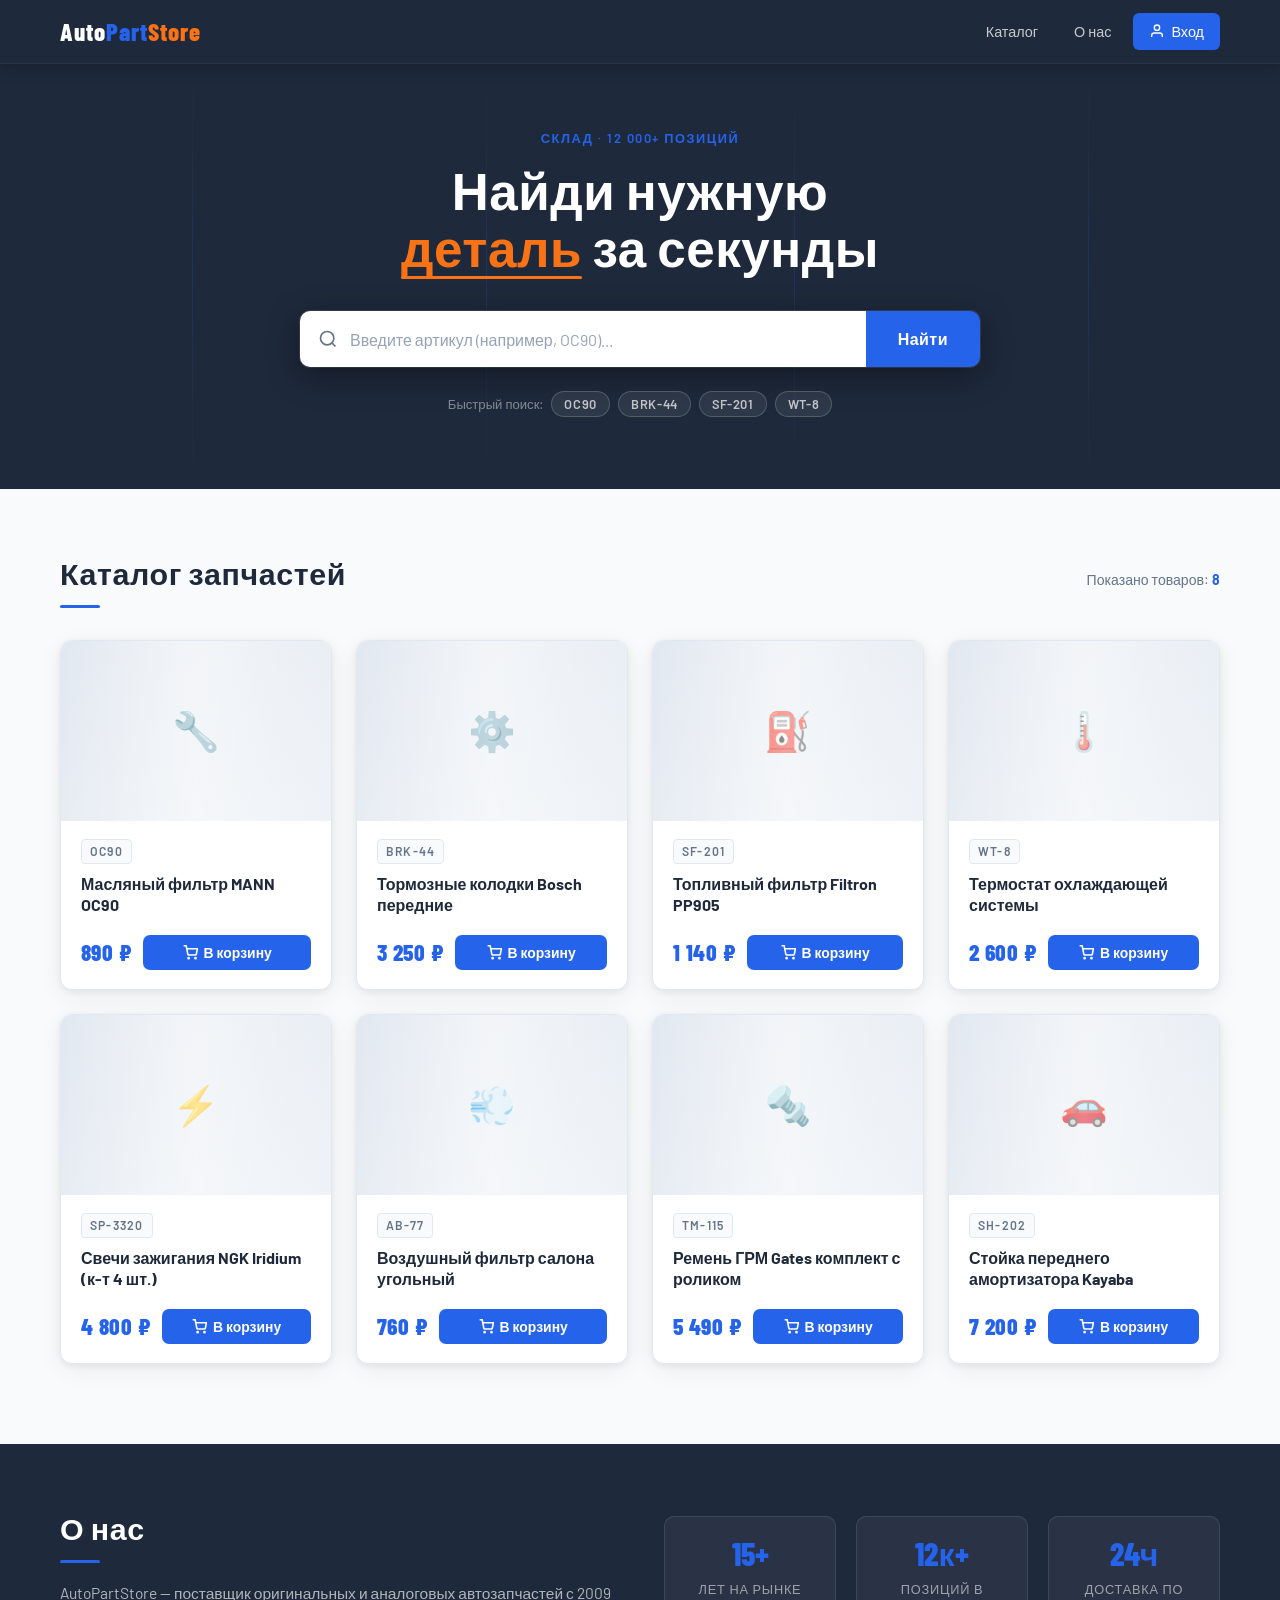
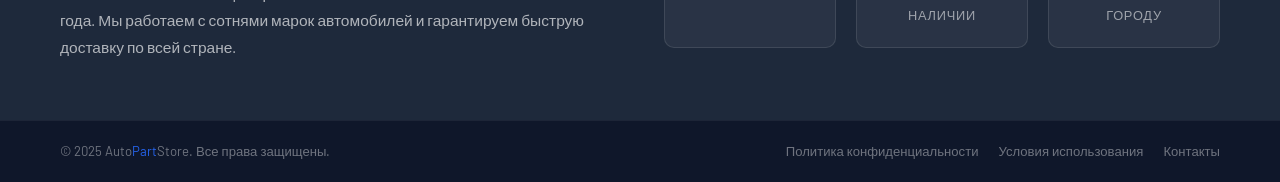
<file: index.html>
<!DOCTYPE html>
<html lang="ru">
<head>
  <meta charset="UTF-8" />
  <meta name="viewport" content="width=device-width, initial-scale=1.0" />
  <title>AutoPartStore — Запчасти онлайн</title>
  <link rel="preconnect" href="https://fonts.googleapis.com">
  <link rel="preconnect" href="https://fonts.gstatic.com" crossorigin>
  <link href="https://fonts.googleapis.com/css2?family=Barlow:wght@400;500;600;700;800&family=Barlow+Condensed:wght@600;700;800&display=swap" rel="stylesheet">
  <link rel="stylesheet" href="style.css" />
</head>
<body>

  <!-- ========== HEADER ========== -->
  <header class="site-header">
    <div class="container header-inner">
      <a href="#" class="logo">
        Auto<span class="logo-accent">Part</span><span class="logo-store">Store</span>
      </a>
      <nav class="site-nav">
        <a href="#catalog" class="nav-link">Каталог</a>
        <a href="#about" class="nav-link">О нас</a>
        <a href="#" class="nav-link nav-btn">
          <svg width="16" height="16" viewBox="0 0 24 24" fill="none" stroke="currentColor" stroke-width="2"><path d="M20 21v-2a4 4 0 0 0-4-4H8a4 4 0 0 0-4 4v2"/><circle cx="12" cy="7" r="4"/></svg>
          Вход
        </a>
      </nav>
      <button class="burger" id="burger" aria-label="Открыть меню">
        <span></span><span></span><span></span>
      </button>
    </div>
  </header>

  <!-- ========== MOBILE NAV ========== -->
  <div class="mobile-nav" id="mobileNav">
    <a href="#catalog" class="mobile-nav-link">Каталог</a>
    <a href="#about" class="mobile-nav-link">О нас</a>
    <a href="#" class="mobile-nav-link">Вход</a>
  </div>

  <main>

    <!-- ========== SEARCH SECTION ========== -->
    <section class="search-section">
      <div class="search-bg-lines" aria-hidden="true">
        <div class="bg-line"></div><div class="bg-line"></div>
        <div class="bg-line"></div><div class="bg-line"></div>
      </div>
      <div class="container search-inner">
        <p class="search-eyebrow">Склад · 12 000+ позиций</p>
        <h1 class="search-title">Найди нужную<br><span class="search-title-accent">деталь</span> за секунды</h1>
        <div class="search-box" role="search">
          <div class="search-input-wrap">
            <svg class="search-icon" width="20" height="20" viewBox="0 0 24 24" fill="none" stroke="currentColor" stroke-width="2"><circle cx="11" cy="11" r="8"/><path d="m21 21-4.35-4.35"/></svg>
            <input
              type="text"
              id="searchInput"
              class="search-input"
              placeholder="Введите артикул (например, OC90)..."
              autocomplete="off"
            />
          </div>
          <button class="btn-search" id="searchBtn">Найти</button>
        </div>
        <div class="search-tags">
          <span class="tag-label">Быстрый поиск:</span>
          <button class="quick-tag" data-q="OC90">OC90</button>
          <button class="quick-tag" data-q="BRK-44">BRK-44</button>
          <button class="quick-tag" data-q="SF-201">SF-201</button>
          <button class="quick-tag" data-q="WT-8">WT-8</button>
        </div>
      </div>
    </section>

    <!-- ========== PRODUCT GRID ========== -->
    <section class="catalog-section" id="catalog">
      <div class="container">
        <div class="section-header">
          <h2 class="section-title">Каталог запчастей</h2>
          <span class="results-count" id="resultsCount">Показано товаров: <strong>0</strong></span>
        </div>
        <div class="product-grid" id="productGrid">
          <!-- карточки вставляются через JS -->
        </div>
        <div class="no-results hidden" id="noResults">
          <div class="no-results-icon">🔍</div>
          <p>По запросу ничего не найдено.</p>
          <button class="btn-reset" id="resetBtn">Сбросить поиск</button>
        </div>
      </div>
    </section>

    <!-- ========== ABOUT ========== -->
    <section class="about-section" id="about">
      <div class="container about-grid">
        <div class="about-text">
          <h2 class="section-title">О нас</h2>
          <p>AutoPartStore — поставщик оригинальных и аналоговых автозапчастей с 2009 года. Мы работаем с сотнями марок автомобилей и гарантируем быструю доставку по всей стране.</p>
        </div>
        <div class="about-stats">
          <div class="stat"><strong>15+</strong><span>лет на рынке</span></div>
          <div class="stat"><strong>12к+</strong><span>позиций в наличии</span></div>
          <div class="stat"><strong>24ч</strong><span>доставка по городу</span></div>
        </div>
      </div>
    </section>

  </main>

  <!-- ========== FOOTER ========== -->
  <footer class="site-footer">
    <div class="container footer-inner">
      <span class="footer-copy">© 2025 Auto<span class="logo-accent">Part</span>Store. Все права защищены.</span>
      <nav class="footer-nav">
        <a href="#">Политика конфиденциальности</a>
        <a href="#">Условия использования</a>
        <a href="#">Контакты</a>
      </nav>
    </div>
  </footer>

  <script src="script.js"></script>
</body>
</html>
</file>
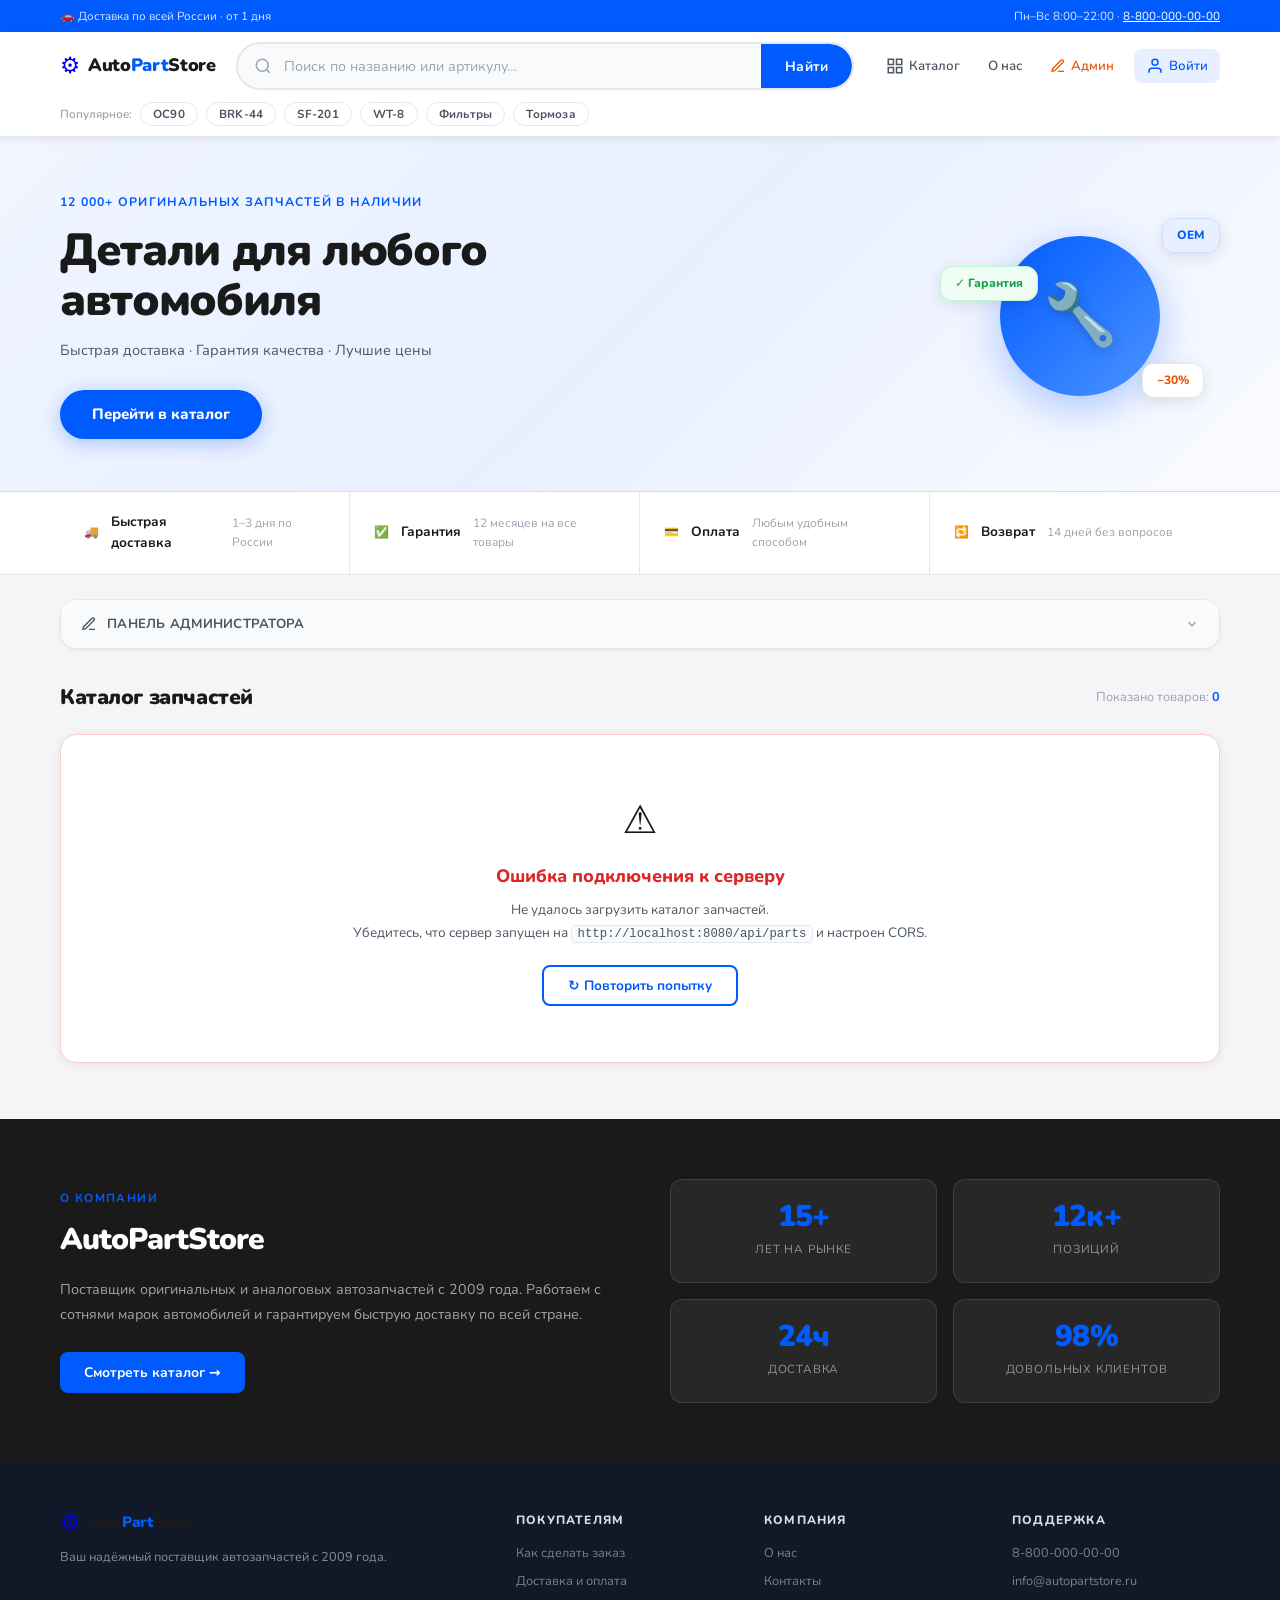
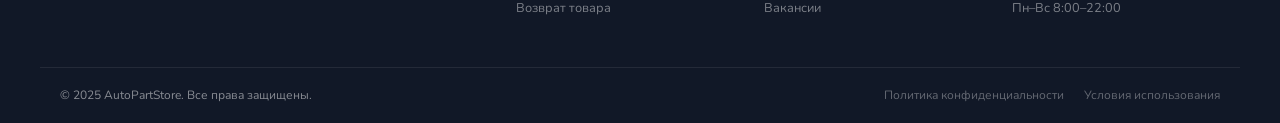
<file: frontend/index.html>
<!DOCTYPE html>
<html lang="ru">
<head>
  <meta charset="UTF-8" />
  <meta name="viewport" content="width=device-width, initial-scale=1.0" />
  <title>AutoPartStore — Запчасти онлайн</title>
  <link rel="preconnect" href="https://fonts.googleapis.com">
  <link rel="preconnect" href="https://fonts.gstatic.com" crossorigin>
  <link href="https://fonts.googleapis.com/css2?family=Nunito:wght@400;500;600;700;800;900&display=swap" rel="stylesheet">
  <link rel="stylesheet" href="style.css" />
</head>
<body>

  <!-- ========== TOP BAR ========== -->
  <div class="topbar">
    <div class="container topbar-inner">
      <span>🚗 Доставка по всей России · от 1 дня</span>
      <span>Пн–Вс 8:00–22:00 · <a href="#">8-800-000-00-00</a></span>
    </div>
  </div>

  <!-- ========== HEADER ========== -->
  <header class="site-header" id="siteHeader">
    <div class="container header-inner">

      <!-- Logo -->
      <a href="#" class="logo" aria-label="AutoPartStore — на главную">
        <span class="logo-icon">⚙</span>
        <span class="logo-text">Auto<span class="logo-blue">Part</span>Store</span>
      </a>

      <!-- Search (центральный блок) -->
      <div class="header-search" role="search">
        <div class="search-input-wrap">
          <svg class="search-icon" width="18" height="18" viewBox="0 0 24 24"
               fill="none" stroke="currentColor" stroke-width="2">
            <circle cx="11" cy="11" r="8"/><path d="m21 21-4.35-4.35"/>
          </svg>
          <input
            type="text"
            id="searchInput"
            class="search-input"
            placeholder="Поиск по названию или артикулу…"
            autocomplete="off"
          />
        </div>
        <button class="btn-search" id="searchBtn">Найти</button>
      </div>

      <!-- Nav -->
      <nav class="site-nav">
        <a href="#catalog" class="nav-link">
          <svg width="18" height="18" viewBox="0 0 24 24" fill="none" stroke="currentColor" stroke-width="2">
            <rect x="3" y="3" width="7" height="7"/><rect x="14" y="3" width="7" height="7"/>
            <rect x="3" y="14" width="7" height="7"/><rect x="14" y="14" width="7" height="7"/>
          </svg>
          Каталог
        </a>
        <a href="#about" class="nav-link">О нас</a>
        <a href="#admin" class="nav-link nav-link-admin">
          <svg width="16" height="16" viewBox="0 0 24 24" fill="none" stroke="currentColor" stroke-width="2">
            <path d="M12 20h9"/><path d="M16.5 3.5a2.121 2.121 0 0 1 3 3L7 19l-4 1 1-4Z"/>
          </svg>
          Админ
        </a>
        <a href="#" class="nav-link nav-btn-user">
          <svg width="18" height="18" viewBox="0 0 24 24" fill="none" stroke="currentColor" stroke-width="2">
            <path d="M20 21v-2a4 4 0 0 0-4-4H8a4 4 0 0 0-4 4v2"/><circle cx="12" cy="7" r="4"/>
          </svg>
          Войти
        </a>
      </nav>

      <button class="burger" id="burger" aria-label="Открыть меню">
        <span></span><span></span><span></span>
      </button>
    </div>

    <!-- Быстрые теги под строкой поиска -->
    <div class="header-tags container">
      <span class="tag-label">Популярное:</span>
      <button class="quick-tag" data-q="OC90">OC90</button>
      <button class="quick-tag" data-q="BRK-44">BRK-44</button>
      <button class="quick-tag" data-q="SF-201">SF-201</button>
      <button class="quick-tag" data-q="WT-8">WT-8</button>
      <button class="quick-tag" data-q="фильтр">Фильтры</button>
      <button class="quick-tag" data-q="тормоз">Тормоза</button>
    </div>
  </header>

  <!-- ========== MOBILE NAV ========== -->
  <div class="mobile-nav" id="mobileNav">
    <div class="mobile-search">
      <svg width="16" height="16" viewBox="0 0 24 24" fill="none" stroke="currentColor" stroke-width="2">
        <circle cx="11" cy="11" r="8"/><path d="m21 21-4.35-4.35"/>
      </svg>
      <input type="text" placeholder="Поиск…" class="mobile-search-input" id="mobileSearchInput"/>
    </div>
    <a href="#catalog" class="mobile-nav-link">Каталог</a>
    <a href="#about"   class="mobile-nav-link">О нас</a>
    <a href="#admin"   class="mobile-nav-link">Админ-панель</a>
    <a href="#"        class="mobile-nav-link">Войти</a>
  </div>

  <main>

    <!-- ========== HERO BANNER ========== -->
    <section class="hero">
      <div class="container hero-inner">
        <div class="hero-text">
          <p class="hero-eyebrow">12 000+ оригинальных запчастей в наличии</p>
          <h1 class="hero-title">Детали для любого<br>автомобиля</h1>
          <p class="hero-sub">Быстрая доставка · Гарантия качества · Лучшие цены</p>
          <a href="#catalog" class="btn-hero">Перейти в каталог</a>
        </div>
        <div class="hero-illustration" aria-hidden="true">
          <div class="hero-circle">
            <span class="hero-emoji">🔧</span>
          </div>
          <div class="hero-badge hero-badge-1">OEM</div>
          <div class="hero-badge hero-badge-2">−30%</div>
          <div class="hero-badge hero-badge-3">✓ Гарантия</div>
        </div>
      </div>
    </section>

    <!-- ========== ADVANTAGES ========== -->
    <section class="advantages">
      <div class="container advantages-grid">
        <div class="adv-item">
          <span class="adv-icon">🚚</span>
          <strong>Быстрая доставка</strong>
          <span>1–3 дня по России</span>
        </div>
        <div class="adv-item">
          <span class="adv-icon">✅</span>
          <strong>Гарантия</strong>
          <span>12 месяцев на все товары</span>
        </div>
        <div class="adv-item">
          <span class="adv-icon">💳</span>
          <strong>Оплата</strong>
          <span>Любым удобным способом</span>
        </div>
        <div class="adv-item">
          <span class="adv-icon">🔁</span>
          <strong>Возврат</strong>
          <span>14 дней без вопросов</span>
        </div>
      </div>
    </section>

    <!-- ========== ADMIN PANEL ========== -->
    <section class="admin-section" id="admin">
      <div class="container">
        <details class="admin-panel" id="adminPanel">
          <summary class="admin-toggle">
            <svg width="16" height="16" viewBox="0 0 24 24" fill="none" stroke="currentColor" stroke-width="2">
              <path d="M12 20h9"/><path d="M16.5 3.5a2.121 2.121 0 0 1 3 3L7 19l-4 1 1-4Z"/>
            </svg>
            Панель администратора
            <span class="admin-toggle-arrow">
              <svg width="14" height="14" viewBox="0 0 24 24" fill="none" stroke="currentColor" stroke-width="2.5">
                <polyline points="6 9 12 15 18 9"/>
              </svg>
            </span>
          </summary>

          <div class="admin-body">
            <div class="admin-header">
              <div>
                <h2 class="admin-title">Добавить товар</h2>
                <p class="admin-subtitle">Новая позиция появится в каталоге мгновенно.</p>
              </div>
            </div>

            <div class="admin-form" id="adminForm">
              <div class="form-group">
                <label class="form-label" for="newName">Название</label>
                <input type="text" id="newName" class="form-input"
                  placeholder="Масляный фильтр MANN OC90" autocomplete="off"/>
              </div>
              <div class="form-group">
                <label class="form-label" for="newArticle">Артикул</label>
                <input type="text" id="newArticle" class="form-input"
                  placeholder="OC90" autocomplete="off"/>
              </div>
              <div class="form-group">
                <label class="form-label" for="newPrice">Цена, ₽</label>
                <input type="number" id="newPrice" class="form-input"
                  placeholder="1500" min="0"/>
              </div>
              <div class="form-actions">
                <button class="btn-add" id="addBtn">
                  <svg width="15" height="15" viewBox="0 0 24 24" fill="none" stroke="currentColor" stroke-width="2.5">
                    <line x1="12" y1="5" x2="12" y2="19"/><line x1="5" y1="12" x2="19" y2="12"/>
                  </svg>
                  Сохранить в базу
                </button>
                <span class="form-status" id="formStatus" aria-live="polite"></span>
              </div>
            </div>
          </div>
        </details>
      </div>
    </section>

    <!-- ========== CATALOG ========== -->
    <section class="catalog-section" id="catalog">
      <div class="container">
        <div class="section-header">
          <h2 class="section-title">Каталог запчастей</h2>
          <span class="results-count" id="resultsCount">Показано товаров: <strong>0</strong></span>
        </div>

        <div class="product-grid" id="productGrid">
          <!-- карточки рендерятся через JS -->
        </div>

        <div class="no-results hidden" id="noResults">
          <div class="no-results-icon">🔍</div>
          <p>Ничего не найдено по вашему запросу.</p>
          <button class="btn-reset" id="resetBtn">Сбросить поиск</button>
        </div>
      </div>
    </section>

    <!-- ========== ABOUT ========== -->
    <section class="about-section" id="about">
      <div class="container about-grid">
        <div class="about-text">
          <p class="about-eyebrow">О компании</p>
          <h2 class="about-title">AutoPartStore</h2>
          <p class="about-desc">Поставщик оригинальных и аналоговых автозапчастей с 2009 года. Работаем с сотнями марок автомобилей и гарантируем быструю доставку по всей стране.</p>
          <a href="#catalog" class="btn-about">Смотреть каталог →</a>
        </div>
        <div class="about-stats">
          <div class="stat">
            <strong>15+</strong>
            <span>лет на рынке</span>
          </div>
          <div class="stat">
            <strong>12к+</strong>
            <span>позиций</span>
          </div>
          <div class="stat">
            <strong>24ч</strong>
            <span>доставка</span>
          </div>
          <div class="stat">
            <strong>98%</strong>
            <span>довольных клиентов</span>
          </div>
        </div>
      </div>
    </section>

  </main>

  <!-- ========== FOOTER ========== -->
  <footer class="site-footer">
    <div class="container footer-top">
      <div class="footer-brand">
        <a href="#" class="logo logo-sm">
          <span class="logo-icon">⚙</span>
          <span class="logo-text">Auto<span class="logo-blue">Part</span>Store</span>
        </a>
        <p>Ваш надёжный поставщик автозапчастей с 2009 года.</p>
      </div>
      <div class="footer-col">
        <h4>Покупателям</h4>
        <a href="#">Как сделать заказ</a>
        <a href="#">Доставка и оплата</a>
        <a href="#">Возврат товара</a>
      </div>
      <div class="footer-col">
        <h4>Компания</h4>
        <a href="#about">О нас</a>
        <a href="#">Контакты</a>
        <a href="#">Вакансии</a>
      </div>
      <div class="footer-col">
        <h4>Поддержка</h4>
        <a href="#">8-800-000-00-00</a>
        <a href="#">info@autopartstore.ru</a>
        <a href="#">Пн–Вс 8:00–22:00</a>
      </div>
    </div>
    <div class="footer-bottom container">
      <span>© 2025 AutoPartStore. Все права защищены.</span>
      <nav class="footer-nav">
        <a href="#">Политика конфиденциальности</a>
        <a href="#">Условия использования</a>
      </nav>
    </div>
  </footer>

  <script src="script.js"></script>
</body>
</html>
</file>
<file: style.css>
/* ============================================================
   AutoPartStore — style.css
   ============================================================ */

/* ---------- RESET & BASE ---------- */
*, *::before, *::after { box-sizing: border-box; margin: 0; padding: 0; }

:root {
  --clr-accent:    #2563eb;
  --clr-accent-h:  #1d4ed8;
  --clr-dark:      #1e293b;
  --clr-dark-2:    #0f172a;
  --clr-bg:        #f8fafc;
  --clr-surface:   #ffffff;
  --clr-border:    #e2e8f0;
  --clr-muted:     #64748b;
  --clr-text:      #1e293b;
  --clr-store:     #f97316;   /* «Store» в логотипе */

  --font-main: 'Barlow', sans-serif;
  --font-cond: 'Barlow Condensed', sans-serif;

  --radius-card: 12px;
  --shadow-card: 0 2px 8px rgba(0,0,0,.07), 0 6px 24px rgba(0,0,0,.06);
  --shadow-hover: 0 8px 24px rgba(37,99,235,.18), 0 2px 8px rgba(0,0,0,.08);

  --transition: .22s ease;
  --header-h: 64px;
}

html { scroll-behavior: smooth; }

body {
  font-family: var(--font-main);
  background: var(--clr-bg);
  color: var(--clr-text);
  line-height: 1.6;
  min-height: 100vh;
  display: flex;
  flex-direction: column;
}

main { flex: 1; }

.container {
  max-width: 1200px;
  margin: 0 auto;
  padding: 0 20px;
}

/* ---------- LOGO ---------- */
.logo {
  font-family: var(--font-cond);
  font-size: 1.55rem;
  font-weight: 800;
  letter-spacing: .04em;
  text-decoration: none;
  color: #fff;
  user-select: none;
}
.logo-accent { color: var(--clr-accent); }
.logo-store  { color: var(--clr-store); }

/* ============================================================
   HEADER
   ============================================================ */
.site-header {
  position: sticky;
  top: 0;
  z-index: 100;
  background: var(--clr-dark);
  height: var(--header-h);
  border-bottom: 1px solid rgba(255,255,255,.06);
  box-shadow: 0 2px 16px rgba(0,0,0,.25);
}

.header-inner {
  display: flex;
  align-items: center;
  justify-content: space-between;
  height: 100%;
}

/* NAV */
.site-nav {
  display: flex;
  align-items: center;
  gap: 8px;
}

.nav-link {
  font-size: .9rem;
  font-weight: 500;
  color: rgba(255,255,255,.75);
  text-decoration: none;
  padding: 6px 14px;
  border-radius: 6px;
  transition: color var(--transition), background var(--transition);
}
.nav-link:hover { color: #fff; background: rgba(255,255,255,.08); }

.nav-btn {
  display: flex;
  align-items: center;
  gap: 6px;
  color: #fff;
  background: var(--clr-accent);
  padding: 7px 16px;
}
.nav-btn:hover { background: var(--clr-accent-h); color: #fff; }

/* BURGER */
.burger {
  display: none;
  flex-direction: column;
  gap: 5px;
  background: none;
  border: none;
  cursor: pointer;
  padding: 6px;
}
.burger span {
  display: block;
  width: 24px;
  height: 2px;
  background: #fff;
  border-radius: 2px;
  transition: transform var(--transition), opacity var(--transition);
}
.burger.open span:nth-child(1) { transform: translateY(7px) rotate(45deg); }
.burger.open span:nth-child(2) { opacity: 0; }
.burger.open span:nth-child(3) { transform: translateY(-7px) rotate(-45deg); }

/* MOBILE NAV */
.mobile-nav {
  display: none;
  flex-direction: column;
  background: var(--clr-dark-2);
  border-bottom: 2px solid var(--clr-accent);
  position: sticky;
  top: var(--header-h);
  z-index: 99;
}
.mobile-nav.open { display: flex; }
.mobile-nav-link {
  padding: 14px 20px;
  color: rgba(255,255,255,.85);
  text-decoration: none;
  font-weight: 500;
  border-bottom: 1px solid rgba(255,255,255,.06);
  transition: background var(--transition);
}
.mobile-nav-link:hover { background: rgba(255,255,255,.06); color: #fff; }

/* ============================================================
   SEARCH SECTION
   ============================================================ */
.search-section {
  position: relative;
  background: var(--clr-dark);
  padding: 64px 0 72px;
  overflow: hidden;
}

/* decorative bg lines */
.search-bg-lines {
  position: absolute;
  inset: 0;
  pointer-events: none;
  overflow: hidden;
}
.bg-line {
  position: absolute;
  width: 1px;
  top: 0; bottom: 0;
  background: linear-gradient(to bottom, transparent, rgba(37,99,235,.2), transparent);
  animation: linePulse 4s ease-in-out infinite;
}
.bg-line:nth-child(1) { left: 15%; animation-delay: 0s; }
.bg-line:nth-child(2) { left: 38%; animation-delay: .8s; }
.bg-line:nth-child(3) { left: 62%; animation-delay: 1.6s; }
.bg-line:nth-child(4) { left: 85%; animation-delay: 2.4s; }

@keyframes linePulse {
  0%,100% { opacity: .3; }
  50%      { opacity: 1; }
}

.search-inner {
  position: relative;
  z-index: 2;
  text-align: center;
}

.search-eyebrow {
  font-size: .8rem;
  font-weight: 600;
  letter-spacing: .12em;
  text-transform: uppercase;
  color: var(--clr-accent);
  margin-bottom: 14px;
}

.search-title {
  font-family: var(--font-cond);
  font-size: clamp(2rem, 5vw, 3.2rem);
  font-weight: 800;
  line-height: 1.1;
  color: #fff;
  margin-bottom: 36px;
  letter-spacing: .01em;
}
.search-title-accent {
  color: var(--clr-store);
  display: inline-block;
  position: relative;
}
.search-title-accent::after {
  content: '';
  position: absolute;
  left: 0; right: 0; bottom: -4px;
  height: 3px;
  background: var(--clr-store);
  border-radius: 2px;
}

/* Search box */
.search-box {
  display: flex;
  max-width: 680px;
  margin: 0 auto 24px;
  gap: 0;
  border-radius: 10px;
  overflow: hidden;
  box-shadow: 0 0 0 1px rgba(255,255,255,.1), 0 8px 32px rgba(0,0,0,.4);
}

.search-input-wrap {
  position: relative;
  flex: 1;
}
.search-icon {
  position: absolute;
  left: 18px;
  top: 50%;
  transform: translateY(-50%);
  color: var(--clr-muted);
  pointer-events: none;
}
.search-input {
  width: 100%;
  height: 56px;
  padding: 0 20px 0 50px;
  border: none;
  font-family: var(--font-main);
  font-size: 1rem;
  color: var(--clr-text);
  background: #fff;
  outline: none;
}
.search-input::placeholder { color: #94a3b8; }
.search-input:focus { background: #f0f6ff; }

.btn-search {
  height: 56px;
  padding: 0 32px;
  background: var(--clr-accent);
  color: #fff;
  font-family: var(--font-main);
  font-size: 1rem;
  font-weight: 700;
  border: none;
  cursor: pointer;
  white-space: nowrap;
  transition: background var(--transition), transform .12s;
  letter-spacing: .03em;
}
.btn-search:hover  { background: var(--clr-accent-h); }
.btn-search:active { transform: scale(.97); }

/* Quick tags */
.search-tags {
  display: flex;
  align-items: center;
  justify-content: center;
  flex-wrap: wrap;
  gap: 8px;
}
.tag-label {
  font-size: .82rem;
  color: rgba(255,255,255,.45);
}
.quick-tag {
  font-family: var(--font-main);
  font-size: .8rem;
  font-weight: 600;
  padding: 4px 12px;
  border-radius: 20px;
  border: 1px solid rgba(255,255,255,.18);
  background: rgba(255,255,255,.07);
  color: rgba(255,255,255,.7);
  cursor: pointer;
  transition: all var(--transition);
  letter-spacing: .05em;
}
.quick-tag:hover {
  border-color: var(--clr-accent);
  background: rgba(37,99,235,.2);
  color: #fff;
}

/* ============================================================
   CATALOG SECTION
   ============================================================ */
.catalog-section {
  padding: 60px 0 80px;
}

.section-header {
  display: flex;
  align-items: baseline;
  justify-content: space-between;
  flex-wrap: wrap;
  gap: 8px;
  margin-bottom: 32px;
}

.section-title {
  font-family: var(--font-cond);
  font-size: 1.9rem;
  font-weight: 800;
  letter-spacing: .02em;
  color: var(--clr-dark);
  position: relative;
  padding-bottom: 10px;
}
.section-title::after {
  content: '';
  position: absolute;
  left: 0; bottom: 0;
  width: 40px; height: 3px;
  background: var(--clr-accent);
  border-radius: 2px;
}

.results-count {
  font-size: .88rem;
  color: var(--clr-muted);
}
.results-count strong { color: var(--clr-accent); }

/* ---------- PRODUCT GRID ---------- */
.product-grid {
  display: grid;
  grid-template-columns: repeat(auto-fill, minmax(250px, 1fr));
  gap: 24px;
}

/* ---------- PRODUCT CARD ---------- */
.product-card {
  background: var(--clr-surface);
  border-radius: var(--radius-card);
  box-shadow: var(--shadow-card);
  overflow: hidden;
  display: flex;
  flex-direction: column;
  border: 1px solid var(--clr-border);
  transition: box-shadow var(--transition), transform var(--transition);
  animation: fadeUp .4s ease both;
}
.product-card:hover {
  box-shadow: var(--shadow-hover);
  transform: translateY(-4px);
}

@keyframes fadeUp {
  from { opacity: 0; transform: translateY(16px); }
  to   { opacity: 1; transform: translateY(0); }
}

/* Stagger animation */
.product-card:nth-child(1) { animation-delay: .05s; }
.product-card:nth-child(2) { animation-delay: .10s; }
.product-card:nth-child(3) { animation-delay: .15s; }
.product-card:nth-child(4) { animation-delay: .20s; }
.product-card:nth-child(5) { animation-delay: .25s; }
.product-card:nth-child(6) { animation-delay: .30s; }

/* Image placeholder */
.img-placeholder {
  width: 100%;
  height: 180px;
  background: linear-gradient(135deg, #e2e8f0 0%, #f1f5f9 60%, #e2e8f0 100%);
  background-size: 200% 200%;
  animation: shimmer 2.2s ease infinite;
  display: flex;
  align-items: center;
  justify-content: center;
  font-size: 2.4rem;
  color: #94a3b8;
  position: relative;
  overflow: hidden;
}
.img-placeholder::after {
  content: '';
  position: absolute;
  inset: 0;
  background: linear-gradient(90deg, transparent 0%, rgba(255,255,255,.5) 50%, transparent 100%);
  animation: sweep 2.2s ease infinite;
}

@keyframes shimmer {
  0%,100% { background-position: 0% 50%; }
  50%      { background-position: 100% 50%; }
}
@keyframes sweep {
  from { transform: translateX(-100%); }
  to   { transform: translateX(100%); }
}

/* Card body */
.card-body {
  padding: 18px 20px;
  display: flex;
  flex-direction: column;
  flex: 1;
  gap: 6px;
}

.card-article {
  font-size: .76rem;
  font-weight: 600;
  letter-spacing: .1em;
  text-transform: uppercase;
  color: var(--clr-muted);
  background: var(--clr-bg);
  border: 1px solid var(--clr-border);
  border-radius: 4px;
  padding: 2px 8px;
  align-self: flex-start;
}

.card-name {
  font-size: 1rem;
  font-weight: 700;
  color: var(--clr-dark);
  line-height: 1.3;
  margin-top: 4px;
  flex: 1;
}

.card-meta {
  display: flex;
  align-items: center;
  justify-content: space-between;
  margin-top: 12px;
  gap: 12px;
}

.card-price {
  font-family: var(--font-cond);
  font-size: 1.45rem;
  font-weight: 800;
  color: var(--clr-accent);
  letter-spacing: .02em;
  white-space: nowrap;
}

.btn-cart {
  flex: 1;
  padding: 9px 12px;
  background: var(--clr-accent);
  color: #fff;
  border: none;
  border-radius: 7px;
  font-family: var(--font-main);
  font-size: .87rem;
  font-weight: 600;
  cursor: pointer;
  transition: background var(--transition), transform .12s, box-shadow var(--transition);
  display: flex;
  align-items: center;
  justify-content: center;
  gap: 6px;
  white-space: nowrap;
}
.btn-cart:hover  { background: var(--clr-accent-h); box-shadow: 0 4px 12px rgba(37,99,235,.35); }
.btn-cart:active { transform: scale(.96); }
.btn-cart.added  { background: #16a34a; }

/* ---------- NO RESULTS ---------- */
.no-results {
  text-align: center;
  padding: 60px 20px;
}
.no-results-icon { font-size: 3rem; margin-bottom: 12px; }
.no-results p { font-size: 1.1rem; color: var(--clr-muted); margin-bottom: 20px; }

.btn-reset {
  padding: 10px 28px;
  background: transparent;
  color: var(--clr-accent);
  border: 2px solid var(--clr-accent);
  border-radius: 7px;
  font-family: var(--font-main);
  font-weight: 600;
  font-size: .95rem;
  cursor: pointer;
  transition: all var(--transition);
}
.btn-reset:hover { background: var(--clr-accent); color: #fff; }

.hidden { display: none !important; }

/* ============================================================
   ABOUT SECTION
   ============================================================ */
.about-section {
  background: var(--clr-dark);
  padding: 60px 0;
  color: #fff;
}

.about-grid {
  display: grid;
  grid-template-columns: 1fr 1fr;
  gap: 48px;
  align-items: center;
}

.about-text .section-title { color: #fff; }
.about-text p {
  color: rgba(255,255,255,.65);
  font-size: .97rem;
  margin-top: 16px;
  line-height: 1.75;
}

.about-stats {
  display: grid;
  grid-template-columns: repeat(3, 1fr);
  gap: 20px;
}

.stat {
  text-align: center;
  background: rgba(255,255,255,.05);
  border: 1px solid rgba(255,255,255,.1);
  border-radius: 10px;
  padding: 20px 12px;
}
.stat strong {
  display: block;
  font-family: var(--font-cond);
  font-size: 2rem;
  font-weight: 800;
  color: var(--clr-accent);
  line-height: 1;
  margin-bottom: 6px;
}
.stat span {
  font-size: .8rem;
  color: rgba(255,255,255,.55);
  text-transform: uppercase;
  letter-spacing: .06em;
}

/* ============================================================
   FOOTER
   ============================================================ */
.site-footer {
  background: var(--clr-dark-2);
  border-top: 1px solid rgba(255,255,255,.06);
  padding: 20px 0;
}

.footer-inner {
  display: flex;
  align-items: center;
  justify-content: space-between;
  flex-wrap: wrap;
  gap: 12px;
}

.footer-copy {
  font-size: .82rem;
  color: rgba(255,255,255,.4);
}

.footer-nav {
  display: flex;
  gap: 20px;
  flex-wrap: wrap;
}
.footer-nav a {
  font-size: .82rem;
  color: rgba(255,255,255,.4);
  text-decoration: none;
  transition: color var(--transition);
}
.footer-nav a:hover { color: rgba(255,255,255,.8); }

/* ============================================================
   RESPONSIVE
   ============================================================ */
@media (max-width: 768px) {
  .site-nav { display: none; }
  .burger    { display: flex; }

  .search-section { padding: 48px 0 56px; }
  .search-box { flex-direction: column; border-radius: 10px; overflow: visible; gap: 10px; box-shadow: none; }
  .search-input-wrap { border-radius: 10px; overflow: hidden; box-shadow: 0 2px 12px rgba(0,0,0,.3); }
  .search-input { height: 52px; }
  .btn-search   { height: 52px; border-radius: 10px; box-shadow: 0 4px 16px rgba(37,99,235,.4); }

  .about-grid  { grid-template-columns: 1fr; gap: 32px; }
  .about-stats { grid-template-columns: repeat(3, 1fr); }

  .footer-inner  { flex-direction: column; text-align: center; }
  .footer-nav    { justify-content: center; }

  .catalog-section { padding: 40px 0 60px; }
}

@media (max-width: 480px) {
  .about-stats { grid-template-columns: 1fr 1fr; }
  .product-grid { gap: 16px; }
  .section-header { flex-direction: column; align-items: flex-start; }
}
</file>
<file: frontend/style.css>
/* ============================================================
   AutoPartStore — style.css  (Ozon-inspired marketplace UI)
   ============================================================ */

/* ─── RESET ────────────────────────────────────────────────── */
*, *::before, *::after { box-sizing: border-box; margin: 0; padding: 0; }
img, svg { display: block; }
button { cursor: pointer; font-family: inherit; }
a { text-decoration: none; }

/* ─── TOKENS ────────────────────────────────────────────────── */
:root {
  /* Brand */
  --blue:        #005bff;
  --blue-h:      #0047cc;
  --blue-light:  #e8f0ff;
  --blue-mid:    #ccdeff;

  /* Neutrals */
  --bg:          #f5f5f7;
  --surface:     #ffffff;
  --border:      #e5e7eb;
  --border-mid:  #d1d5db;
  --text:        #1a1a1a;
  --text-2:      #4b5563;
  --text-3:      #9ca3af;
  --muted-bg:    #f9fafb;

  /* Status */
  --green:       #16a34a;
  --green-bg:    #f0fdf4;
  --red:         #dc2626;
  --red-bg:      #fef2f2;
  --orange:      #ea580c;

  /* Shadows */
  --shadow-xs:   0 1px 3px rgba(0,0,0,.07);
  --shadow-sm:   0 2px 8px rgba(0,0,0,.08);
  --shadow-md:   0 4px 16px rgba(0,0,0,.10);
  --shadow-card: 0 2px 12px rgba(0,0,0,.07);
  --shadow-card-h: 0 6px 24px rgba(0,91,255,.13);

  /* Radii */
  --r-sm:  8px;
  --r-md:  12px;
  --r-lg:  16px;
  --r-xl:  20px;
  --r-pill: 999px;

  /* Typography */
  --font: 'Nunito', 'Segoe UI', system-ui, sans-serif;

  /* Layout */
  --header-h: 68px;
  --topbar-h: 32px;
  --transition: .18s ease;
}

/* ─── BASE ──────────────────────────────────────────────────── */
html { scroll-behavior: smooth; font-size: 15px; }

body {
  font-family: var(--font);
  background: var(--bg);
  color: var(--text);
  line-height: 1.55;
  min-height: 100vh;
  display: flex;
  flex-direction: column;
}

main { flex: 1; }

.container {
  max-width: 1200px;
  margin: 0 auto;
  padding: 0 20px;
}

.hidden { display: none !important; }

/* ─── TOPBAR ────────────────────────────────────────────────── */
.topbar {
  background: var(--blue);
  height: var(--topbar-h);
  display: flex;
  align-items: center;
}
.topbar-inner {
  display: flex;
  justify-content: space-between;
  align-items: center;
  width: 100%;
  font-size: .78rem;
  color: rgba(255,255,255,.85);
}
.topbar-inner a { color: #fff; text-decoration: underline; }

/* ─── HEADER ────────────────────────────────────────────────── */
.site-header {
  position: sticky;
  top: 0;
  z-index: 200;
  background: var(--surface);
  border-bottom: 1px solid var(--border);
  box-shadow: var(--shadow-sm);
}

.header-inner {
  display: grid;
  grid-template-columns: auto 1fr auto;
  align-items: center;
  gap: 20px;
  height: var(--header-h);
}

/* Logo */
.logo {
  display: flex;
  align-items: center;
  gap: 8px;
  white-space: nowrap;
}
.logo-icon {
  font-size: 1.5rem;
  line-height: 1;
}
.logo-text {
  font-size: 1.2rem;
  font-weight: 900;
  color: var(--text);
  letter-spacing: -.02em;
}
.logo-blue { color: var(--blue); }
.logo-sm .logo-text { font-size: 1rem; }

/* Header search */
.header-search {
  display: flex;
  border: 2px solid var(--border);
  border-radius: var(--r-pill);
  overflow: hidden;
  background: var(--muted-bg);
  transition: border-color var(--transition), box-shadow var(--transition);
}
.header-search:focus-within {
  border-color: var(--blue);
  box-shadow: 0 0 0 3px var(--blue-light);
  background: var(--surface);
}

.search-input-wrap {
  position: relative;
  flex: 1;
  display: flex;
  align-items: center;
}
.search-icon {
  position: absolute;
  left: 16px;
  color: var(--text-3);
  pointer-events: none;
  flex-shrink: 0;
}
.search-input {
  width: 100%;
  height: 44px;
  padding: 0 16px 0 46px;
  border: none;
  background: transparent;
  font-family: var(--font);
  font-size: .95rem;
  color: var(--text);
  outline: none;
}
.search-input::placeholder { color: var(--text-3); }

.btn-search {
  height: 44px;
  padding: 0 24px;
  background: var(--blue);
  color: #fff;
  border: none;
  font-size: .92rem;
  font-weight: 700;
  letter-spacing: .01em;
  transition: background var(--transition);
  white-space: nowrap;
  border-radius: 0 var(--r-pill) var(--r-pill) 0;
}
.btn-search:hover  { background: var(--blue-h); }
.btn-search:active { filter: brightness(.93); }

/* Nav */
.site-nav {
  display: flex;
  align-items: center;
  gap: 4px;
}
.nav-link {
  display: flex;
  align-items: center;
  gap: 5px;
  padding: 7px 12px;
  border-radius: var(--r-sm);
  font-size: .88rem;
  font-weight: 600;
  color: var(--text-2);
  transition: background var(--transition), color var(--transition);
  white-space: nowrap;
}
.nav-link:hover { background: var(--blue-light); color: var(--blue); }
.nav-link-admin { color: var(--orange); }
.nav-link-admin:hover { background: #fff7ed; color: var(--orange); }
.nav-btn-user {
  background: var(--blue-light);
  color: var(--blue);
  margin-left: 4px;
}
.nav-btn-user:hover { background: var(--blue-mid); }

/* Header tags row */
.header-tags {
  display: flex;
  align-items: center;
  gap: 8px;
  padding-bottom: 10px;
  padding-top: 2px;
  flex-wrap: wrap;
}
.tag-label {
  font-size: .78rem;
  color: var(--text-3);
  font-weight: 600;
}
.quick-tag {
  font-family: var(--font);
  font-size: .78rem;
  font-weight: 700;
  padding: 3px 12px;
  border-radius: var(--r-pill);
  border: 1.5px solid var(--border);
  background: var(--surface);
  color: var(--text-2);
  transition: all var(--transition);
  letter-spacing: .02em;
}
.quick-tag:hover {
  border-color: var(--blue);
  background: var(--blue-light);
  color: var(--blue);
}

/* Burger */
.burger {
  display: none;
  flex-direction: column;
  gap: 5px;
  background: none;
  border: none;
  padding: 6px;
}
.burger span {
  display: block;
  width: 22px;
  height: 2px;
  background: var(--text);
  border-radius: 2px;
  transition: transform var(--transition), opacity var(--transition);
}
.burger.open span:nth-child(1) { transform: translateY(7px) rotate(45deg); }
.burger.open span:nth-child(2) { opacity: 0; }
.burger.open span:nth-child(3) { transform: translateY(-7px) rotate(-45deg); }

/* ─── MOBILE NAV ─────────────────────────────────────────────── */
.mobile-nav {
  display: none;
  flex-direction: column;
  background: var(--surface);
  border-bottom: 2px solid var(--blue);
  position: sticky;
  top: var(--header-h);
  z-index: 199;
  padding: 12px 0 8px;
}
.mobile-nav.open { display: flex; }
.mobile-search {
  display: flex;
  align-items: center;
  gap: 10px;
  margin: 0 16px 8px;
  background: var(--muted-bg);
  border: 1.5px solid var(--border);
  border-radius: var(--r-pill);
  padding: 0 14px;
  color: var(--text-3);
}
.mobile-search-input {
  flex: 1;
  height: 40px;
  border: none;
  background: transparent;
  font-family: var(--font);
  font-size: .9rem;
  outline: none;
  color: var(--text);
}
.mobile-nav-link {
  padding: 11px 20px;
  font-size: .92rem;
  font-weight: 600;
  color: var(--text-2);
  border-top: 1px solid var(--border);
  transition: background var(--transition), color var(--transition);
}
.mobile-nav-link:hover { background: var(--blue-light); color: var(--blue); }

/* ─── HERO ──────────────────────────────────────────────────── */
.hero {
  background: linear-gradient(135deg, #f0f5ff 0%, #e8f0ff 50%, #fafbff 100%);
  padding: 56px 0 52px;
  overflow: hidden;
  border-bottom: 1px solid var(--blue-mid);
}
.hero-inner {
  display: grid;
  grid-template-columns: 1fr 280px;
  align-items: center;
  gap: 40px;
}
.hero-eyebrow {
  font-size: .82rem;
  font-weight: 700;
  letter-spacing: .1em;
  text-transform: uppercase;
  color: var(--blue);
  margin-bottom: 14px;
}
.hero-title {
  font-size: clamp(2rem, 4vw, 3rem);
  font-weight: 900;
  line-height: 1.1;
  color: var(--text);
  letter-spacing: -.03em;
  margin-bottom: 14px;
}
.hero-sub {
  font-size: .97rem;
  color: var(--text-2);
  margin-bottom: 28px;
}
.btn-hero {
  display: inline-flex;
  align-items: center;
  gap: 8px;
  padding: 13px 32px;
  background: var(--blue);
  color: #fff;
  font-size: 1rem;
  font-weight: 800;
  border-radius: var(--r-pill);
  box-shadow: 0 4px 20px rgba(0,91,255,.3);
  transition: background var(--transition), box-shadow var(--transition), transform .12s;
}
.btn-hero:hover  { background: var(--blue-h); box-shadow: 0 6px 28px rgba(0,91,255,.4); }
.btn-hero:active { transform: scale(.97); }

/* Hero illustration */
.hero-illustration {
  position: relative;
  height: 220px;
  display: flex;
  align-items: center;
  justify-content: center;
}
.hero-circle {
  width: 160px;
  height: 160px;
  border-radius: 50%;
  background: linear-gradient(135deg, var(--blue) 0%, #4d94ff 100%);
  display: flex;
  align-items: center;
  justify-content: center;
  box-shadow: 0 12px 40px rgba(0,91,255,.3);
  animation: heroFloat 3s ease-in-out infinite;
}
.hero-emoji { font-size: 4rem; filter: drop-shadow(0 2px 6px rgba(0,0,0,.2)); }

@keyframes heroFloat {
  0%,100% { transform: translateY(0); }
  50%      { transform: translateY(-10px); }
}

.hero-badge {
  position: absolute;
  background: var(--surface);
  border-radius: var(--r-md);
  padding: 7px 14px;
  font-size: .8rem;
  font-weight: 800;
  box-shadow: var(--shadow-md);
  border: 1.5px solid var(--border);
  color: var(--text);
  white-space: nowrap;
}
.hero-badge-1 { top: 12px;  right: 0;   color: var(--blue);   border-color: var(--blue-mid); background: var(--blue-light); }
.hero-badge-2 { bottom: 28px; right: 16px; color: var(--orange); }
.hero-badge-3 { top: 60px;  left: 0;    color: var(--green);  border-color: #bbf7d0; background: var(--green-bg); }

/* ─── ADVANTAGES ─────────────────────────────────────────────── */
.advantages {
  background: var(--surface);
  border-bottom: 1px solid var(--border);
  padding: 0;
}
.advantages-grid {
  display: grid;
  grid-template-columns: repeat(4, 1fr);
  gap: 0;
}
.adv-item {
  display: flex;
  align-items: center;
  gap: 12px;
  padding: 20px 24px;
  border-right: 1px solid var(--border);
}
.adv-item:last-child { border-right: none; }
.adv-icon { font-size: 1.6rem; flex-shrink: 0; }
.adv-item strong { display: block; font-size: .9rem; font-weight: 700; color: var(--text); }
.adv-item span   { font-size: .8rem; color: var(--text-3); }

/* ─── ADMIN PANEL ────────────────────────────────────────────── */
.admin-section {
  padding: 24px 0 0;
}

.admin-panel {
  background: var(--surface);
  border: 1.5px solid var(--border);
  border-radius: var(--r-lg);
  overflow: hidden;
  box-shadow: var(--shadow-xs);
  transition: border-color var(--transition);
}
.admin-panel[open] { border-color: var(--orange); box-shadow: 0 0 0 3px rgba(234,88,12,.08); }

.admin-toggle {
  list-style: none;
  display: flex;
  align-items: center;
  gap: 10px;
  padding: 14px 20px;
  cursor: pointer;
  font-size: .88rem;
  font-weight: 700;
  color: var(--text-2);
  background: var(--muted-bg);
  user-select: none;
  transition: color var(--transition), background var(--transition);
  letter-spacing: .02em;
  text-transform: uppercase;
}
.admin-toggle::-webkit-details-marker { display: none; }
.admin-toggle:hover { color: var(--orange); background: #fff7ed; }
.admin-panel[open] .admin-toggle { color: var(--orange); background: #fff7ed; }

.admin-toggle-arrow {
  margin-left: auto;
  color: var(--text-3);
  transition: transform var(--transition);
  display: flex;
}
.admin-panel[open] .admin-toggle-arrow { transform: rotate(180deg); }

.admin-body {
  padding: 24px 24px 28px;
  border-top: 1px solid var(--border);
}
.admin-header { margin-bottom: 20px; }
.admin-title {
  font-size: 1.1rem;
  font-weight: 800;
  color: var(--text);
  margin-bottom: 2px;
}
.admin-subtitle { font-size: .83rem; color: var(--text-3); }

.admin-form {
  display: grid;
  grid-template-columns: 1fr 160px 140px;
  gap: 12px 16px;
  align-items: end;
}

.form-group { display: flex; flex-direction: column; gap: 5px; }
.form-label {
  font-size: .76rem;
  font-weight: 700;
  text-transform: uppercase;
  letter-spacing: .07em;
  color: var(--text-3);
}
.form-input {
  height: 42px;
  padding: 0 13px;
  border: 1.5px solid var(--border);
  border-radius: var(--r-sm);
  font-family: var(--font);
  font-size: .93rem;
  color: var(--text);
  background: var(--muted-bg);
  outline: none;
  transition: border-color var(--transition), box-shadow var(--transition), background var(--transition);
}
.form-input::placeholder { color: var(--text-3); }
.form-input:focus {
  border-color: var(--blue);
  background: var(--surface);
  box-shadow: 0 0 0 3px var(--blue-light);
}
.form-input.input-error { border-color: var(--red); box-shadow: 0 0 0 3px var(--red-bg); }

.form-actions {
  grid-column: 1 / -1;
  display: flex;
  align-items: center;
  gap: 14px;
  margin-top: 4px;
}
.btn-add {
  display: inline-flex;
  align-items: center;
  gap: 7px;
  padding: 10px 24px;
  background: var(--blue);
  color: #fff;
  border: none;
  border-radius: var(--r-sm);
  font-size: .92rem;
  font-weight: 700;
  transition: background var(--transition), box-shadow var(--transition), transform .12s;
}
.btn-add:hover  { background: var(--blue-h); box-shadow: 0 4px 14px rgba(0,91,255,.3); }
.btn-add:active { transform: scale(.97); }
.btn-add:disabled { background: var(--text-3); cursor: not-allowed; box-shadow: none; }

.form-status { font-size: .87rem; font-weight: 600; }
.form-status.ok  { color: var(--green); }
.form-status.err { color: var(--red); }

/* ─── CATALOG SECTION ────────────────────────────────────────── */
.catalog-section {
  padding: 32px 0 56px;
}

.section-header {
  display: flex;
  align-items: center;
  justify-content: space-between;
  flex-wrap: wrap;
  gap: 8px;
  margin-bottom: 20px;
}
.section-title {
  font-size: 1.4rem;
  font-weight: 900;
  color: var(--text);
  letter-spacing: -.02em;
}
.results-count {
  font-size: .85rem;
  color: var(--text-3);
}
.results-count strong { color: var(--blue); }

/* ─── PRODUCT GRID ───────────────────────────────────────────── */
.product-grid {
  display: grid;
  grid-template-columns: repeat(auto-fill, minmax(200px, 1fr));
  gap: 16px;
}

/* ─── PRODUCT CARD ───────────────────────────────────────────── */
.product-card {
  background: var(--surface);
  border-radius: var(--r-lg);
  box-shadow: var(--shadow-card);
  border: 1px solid var(--border);
  overflow: hidden;
  display: flex;
  flex-direction: column;
  transition: box-shadow var(--transition), transform var(--transition), border-color var(--transition);
  animation: cardIn .3s ease both;
}
.product-card:hover {
  box-shadow: var(--shadow-card-h);
  transform: translateY(-3px);
  border-color: var(--blue-mid);
}

@keyframes cardIn {
  from { opacity: 0; transform: translateY(12px); }
  to   { opacity: 1; transform: translateY(0); }
}
.product-card:nth-child(1)  { animation-delay: .04s; }
.product-card:nth-child(2)  { animation-delay: .08s; }
.product-card:nth-child(3)  { animation-delay: .12s; }
.product-card:nth-child(4)  { animation-delay: .16s; }
.product-card:nth-child(5)  { animation-delay: .20s; }
.product-card:nth-child(6)  { animation-delay: .24s; }
.product-card:nth-child(7)  { animation-delay: .28s; }
.product-card:nth-child(8)  { animation-delay: .32s; }

/* Image area */
.img-placeholder {
  width: 100%;
  height: 160px;
  background: linear-gradient(135deg, #eef2ff 0%, #f5f7ff 100%);
  display: flex;
  align-items: center;
  justify-content: center;
  font-size: 2.8rem;
  color: #c7d2fe;
  position: relative;
  border-bottom: 1px solid var(--border);
  overflow: hidden;
}

/* Card body */
.card-body {
  padding: 14px 14px 16px;
  display: flex;
  flex-direction: column;
  flex: 1;
  gap: 4px;
}

.card-article {
  font-size: .72rem;
  font-weight: 700;
  letter-spacing: .08em;
  text-transform: uppercase;
  color: var(--text-3);
  background: var(--muted-bg);
  border: 1px solid var(--border);
  border-radius: 4px;
  padding: 1px 7px;
  align-self: flex-start;
}

.card-name {
  font-size: .9rem;
  font-weight: 700;
  color: var(--text);
  line-height: 1.3;
  flex: 1;
  margin-top: 5px;
  /* Ограничение в 2 строки */
  display: -webkit-box;
  -webkit-line-clamp: 2;
  -webkit-box-orient: vertical;
  overflow: hidden;
}

.card-price {
  font-size: 1.3rem;
  font-weight: 900;
  color: var(--blue);
  letter-spacing: -.02em;
  margin-top: 8px;
  display: block;
}

.btn-cart {
  margin-top: 10px;
  width: 100%;
  height: 38px;
  background: var(--blue);
  color: #fff;
  border: none;
  border-radius: var(--r-sm);
  font-family: var(--font);
  font-size: .88rem;
  font-weight: 700;
  display: flex;
  align-items: center;
  justify-content: center;
  gap: 6px;
  transition: background var(--transition), box-shadow var(--transition), transform .1s;
}
.btn-cart:hover  { background: var(--blue-h); box-shadow: 0 4px 12px rgba(0,91,255,.28); }
.btn-cart:active { transform: scale(.97); }
.btn-cart.added  { background: var(--green); }
.btn-cart:disabled { cursor: default; }

/* ─── NO RESULTS ────────────────────────────────────────────── */
.no-results {
  text-align: center;
  padding: 56px 20px;
  background: var(--surface);
  border-radius: var(--r-lg);
  border: 1px dashed var(--border-mid);
}
.no-results-icon { font-size: 3rem; margin-bottom: 12px; }
.no-results p { font-size: 1rem; color: var(--text-2); margin-bottom: 20px; }

.btn-reset {
  padding: 9px 24px;
  background: transparent;
  color: var(--blue);
  border: 2px solid var(--blue);
  border-radius: var(--r-sm);
  font-family: var(--font);
  font-weight: 700;
  font-size: .9rem;
  transition: all var(--transition);
}
.btn-reset:hover { background: var(--blue); color: #fff; }

/* ─── SKELETON ──────────────────────────────────────────────── */
.skeleton-card { pointer-events: none; }
.skeleton-pulse,
.skeleton-line {
  border-radius: 6px;
  background: linear-gradient(90deg, #eff0f1 25%, #fafafa 50%, #eff0f1 75%);
  background-size: 200% 100%;
  animation: skeletonSweep 1.4s ease infinite;
}
.skeleton-line { display: block; }
@keyframes skeletonSweep {
  from { background-position: 200% 0; }
  to   { background-position: -200% 0; }
}
@keyframes spin { to { transform: rotate(360deg); } }

/* ─── API ERROR ─────────────────────────────────────────────── */
.api-error {
  grid-column: 1 / -1;
  text-align: center;
  padding: 56px 24px;
  background: var(--surface);
  border: 1px solid #fecaca;
  border-radius: var(--r-lg);
  box-shadow: var(--shadow-card);
}
.api-error-icon  { font-size: 2.6rem; margin-bottom: 12px; }
.api-error-title { font-size: 1.2rem; font-weight: 800; color: var(--red); margin-bottom: 8px; }
.api-error-text  { font-size: .9rem; color: var(--text-2); line-height: 1.7; margin-bottom: 20px; }
.api-error-text code {
  font-size: .82rem;
  background: var(--muted-bg);
  border: 1px solid var(--border);
  border-radius: 4px;
  padding: 1px 6px;
  word-break: break-all;
}

/* ─── ABOUT ─────────────────────────────────────────────────── */
.about-section {
  background: var(--text);
  padding: 60px 0;
  color: #fff;
}
.about-grid {
  display: grid;
  grid-template-columns: 1fr 1fr;
  gap: 60px;
  align-items: center;
}
.about-eyebrow {
  font-size: .78rem;
  font-weight: 700;
  letter-spacing: .12em;
  text-transform: uppercase;
  color: var(--blue);
  margin-bottom: 10px;
}
.about-title {
  font-size: 2rem;
  font-weight: 900;
  color: #fff;
  letter-spacing: -.03em;
  margin-bottom: 14px;
}
.about-desc {
  font-size: .95rem;
  color: rgba(255,255,255,.6);
  line-height: 1.75;
  margin-bottom: 24px;
}
.btn-about {
  display: inline-flex;
  align-items: center;
  padding: 10px 24px;
  background: var(--blue);
  color: #fff;
  border-radius: var(--r-sm);
  font-weight: 700;
  font-size: .92rem;
  transition: background var(--transition);
}
.btn-about:hover { background: var(--blue-h); }

.about-stats {
  display: grid;
  grid-template-columns: 1fr 1fr;
  gap: 16px;
}
.stat {
  background: rgba(255,255,255,.06);
  border: 1px solid rgba(255,255,255,.1);
  border-radius: var(--r-md);
  padding: 22px 18px;
  text-align: center;
  transition: background var(--transition);
}
.stat:hover { background: rgba(0,91,255,.2); }
.stat strong {
  display: block;
  font-size: 2rem;
  font-weight: 900;
  color: var(--blue);
  letter-spacing: -.03em;
  line-height: 1;
  margin-bottom: 5px;
}
.stat span {
  font-size: .78rem;
  color: rgba(255,255,255,.5);
  text-transform: uppercase;
  letter-spacing: .07em;
}

/* ─── FOOTER ────────────────────────────────────────────────── */
.site-footer {
  background: #111827;
  color: rgba(255,255,255,.5);
  padding-top: 48px;
}
.footer-top {
  display: grid;
  grid-template-columns: 2fr 1fr 1fr 1fr;
  gap: 40px;
  padding-bottom: 40px;
  border-bottom: 1px solid rgba(255,255,255,.08);
}
.footer-brand .logo { margin-bottom: 12px; }
.footer-brand p { font-size: .85rem; line-height: 1.6; }
.footer-col h4 {
  font-size: .8rem;
  font-weight: 800;
  letter-spacing: .1em;
  text-transform: uppercase;
  color: rgba(255,255,255,.85);
  margin-bottom: 14px;
}
.footer-col a {
  display: block;
  font-size: .85rem;
  color: rgba(255,255,255,.45);
  margin-bottom: 8px;
  transition: color var(--transition);
}
.footer-col a:hover { color: #fff; }
.footer-bottom {
  display: flex;
  align-items: center;
  justify-content: space-between;
  flex-wrap: wrap;
  gap: 12px;
  padding: 18px 20px;
  font-size: .8rem;
}
.footer-nav { display: flex; gap: 20px; }
.footer-nav a {
  font-size: .8rem;
  color: rgba(255,255,255,.35);
  transition: color var(--transition);
}
.footer-nav a:hover { color: rgba(255,255,255,.8); }

/* ─── RESPONSIVE ─────────────────────────────────────────────── */
@media (max-width: 1024px) {
  .product-grid { grid-template-columns: repeat(3, 1fr); }
  .footer-top { grid-template-columns: 1fr 1fr; }
}

@media (max-width: 768px) {
  :root { --header-h: 60px; }
  .topbar { display: none; }

  .header-inner { grid-template-columns: auto 1fr auto; gap: 12px; }
  .header-search { display: none; }
  .site-nav { display: none; }
  .burger { display: flex; }
  .header-tags { display: none; }

  .hero-inner { grid-template-columns: 1fr; }
  .hero-illustration { display: none; }
  .hero { padding: 40px 0 36px; }

  .advantages-grid { grid-template-columns: 1fr 1fr; }
  .adv-item { border-right: none; border-bottom: 1px solid var(--border); }
  .adv-item:nth-child(2n) { border-right: none; }

  .admin-form { grid-template-columns: 1fr; }

  .product-grid { grid-template-columns: repeat(2, 1fr); gap: 12px; }

  .about-grid { grid-template-columns: 1fr; gap: 32px; }
  .about-stats { grid-template-columns: repeat(4, 1fr); }

  .footer-top { grid-template-columns: 1fr; gap: 24px; }
  .footer-bottom { flex-direction: column; text-align: center; }
}

@media (max-width: 480px) {
  .about-stats { grid-template-columns: 1fr 1fr; }
  .product-grid { gap: 10px; }
  .hero-title { font-size: 1.8rem; }
}
</file>
